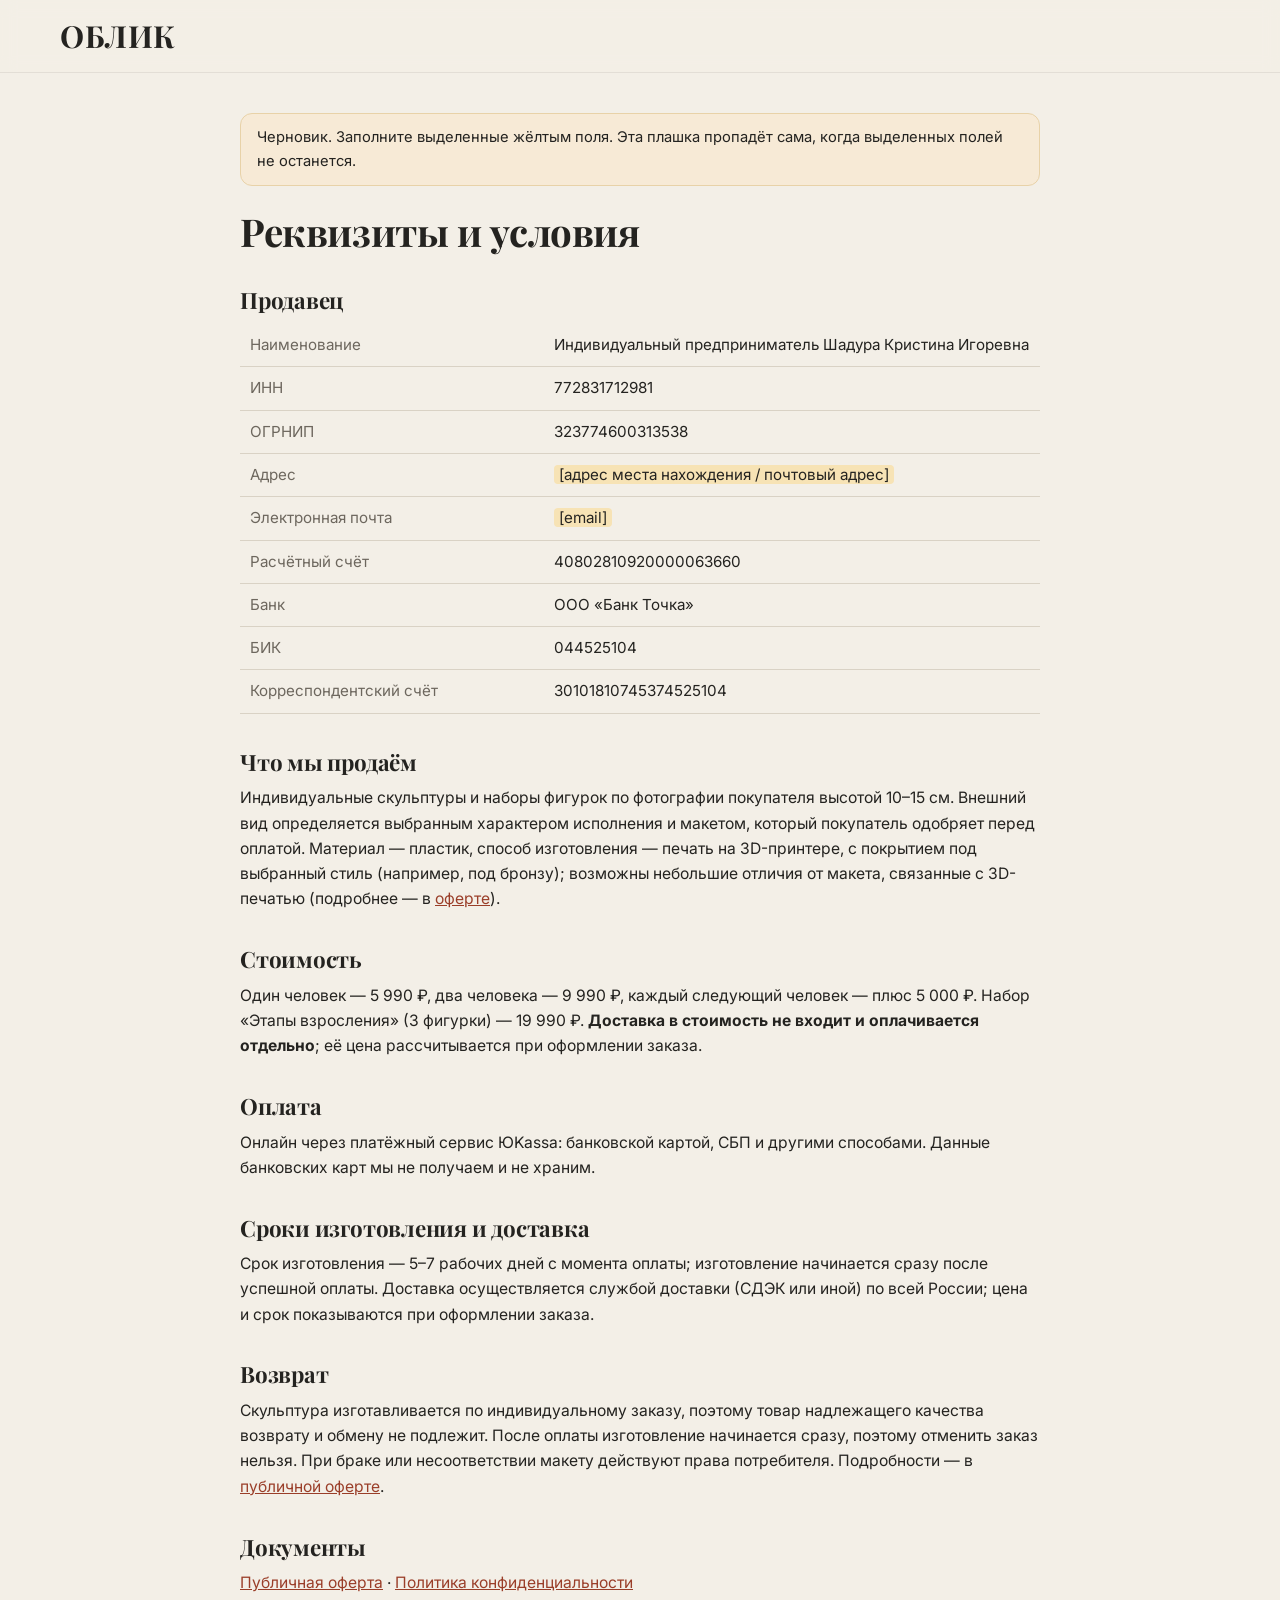
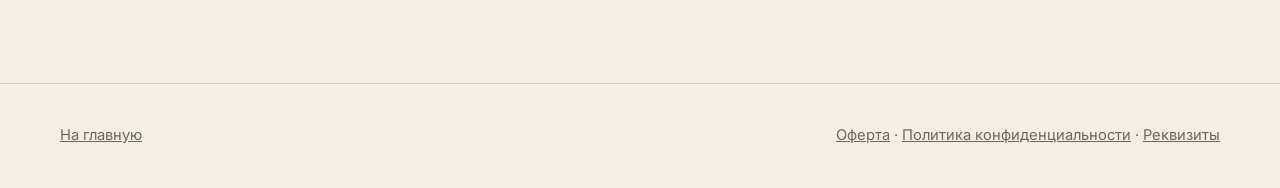
<file: templates/legal.html>
<!doctype html>
<html lang="ru">
<head>
<meta charset="utf-8">
<meta name="viewport" content="width=device-width, initial-scale=1">
<title>Реквизиты и условия — Облик</title>
<link href="https://fonts.googleapis.com/css2?family=Inter:wght@400;500;600&family=Playfair+Display:wght@700&display=swap&subset=cyrillic" rel="stylesheet">
<link rel="stylesheet" href="/static/css/style.css">
</head>
<body>
<header class="header"><div class="wrap"><a class="logo" href="/">Облик</a></div></header>
<main class="wrap legal doc">
  <!--DRAFT--><div class="notice draft-banner">Черновик. Заполните выделенные жёлтым поля. Эта плашка пропадёт сама, когда выделенных полей не останется.</div><!--/DRAFT-->

  <h1>Реквизиты и условия</h1>

  <h2>Продавец</h2>
  <table class="req">
    <tr><td>Наименование</td><td>Индивидуальный предприниматель Шадура Кристина Игоревна</td></tr>
    <tr><td>ИНН</td><td>772831712981</td></tr>
    <tr><td>ОГРНИП</td><td>323774600313538</td></tr>
    <tr><td>Адрес</td><td><mark class="todo">[адрес места нахождения / почтовый адрес]</mark></td></tr>
    <tr><td>Электронная почта</td><td><mark class="todo">[email]</mark></td></tr>
    <tr><td>Расчётный счёт</td><td>40802810920000063660</td></tr>
    <tr><td>Банк</td><td>ООО «Банк Точка»</td></tr>
    <tr><td>БИК</td><td>044525104</td></tr>
    <tr><td>Корреспондентский счёт</td><td>30101810745374525104</td></tr>
  </table>

  <h2>Что мы продаём</h2>
  <p>Индивидуальные скульптуры и наборы фигурок по фотографии покупателя высотой 10–15 см. Внешний вид определяется выбранным характером исполнения и макетом, который покупатель одобряет перед оплатой. Материал — пластик, способ изготовления — печать на 3D-принтере, с покрытием под выбранный стиль (например, под бронзу); возможны небольшие отличия от макета, связанные с 3D-печатью (подробнее — в <a href="/offer">оферте</a>).</p>

  <h2>Стоимость</h2>
  <p>Один человек — 5 990 ₽, два человека — 9 990 ₽, каждый следующий человек — плюс 5 000 ₽. Набор «Этапы взросления» (3 фигурки) — 19 990 ₽. <b>Доставка в стоимость не входит и оплачивается отдельно</b>; её цена рассчитывается при оформлении заказа.</p>

  <h2>Оплата</h2>
  <p>Онлайн через платёжный сервис ЮKassa: банковской картой, СБП и другими способами. Данные банковских карт мы не получаем и не храним.</p>

  <h2>Сроки изготовления и доставка</h2>
  <p>Срок изготовления — 5–7 рабочих дней с момента оплаты; изготовление начинается сразу после успешной оплаты. Доставка осуществляется службой доставки (СДЭК или иной) по всей России; цена и срок показываются при оформлении заказа.</p>

  <h2>Возврат</h2>
  <p>Скульптура изготавливается по индивидуальному заказу, поэтому товар надлежащего качества возврату и обмену не подлежит. После оплаты изготовление начинается сразу, поэтому отменить заказ нельзя. При браке или несоответствии макету действуют права потребителя. Подробности — в <a href="/offer">публичной оферте</a>.</p>

  <h2>Документы</h2>
  <p><a href="/offer">Публичная оферта</a> · <a href="/privacy">Политика конфиденциальности</a></p>
</main>
<footer class="footer"><div class="wrap"><div><a href="/">На главную</a></div><div><a href="/offer">Оферта</a> · <a href="/privacy">Политика конфиденциальности</a> · <a href="/legal">Реквизиты</a></div></div></footer>
</body>
</html>
</file>
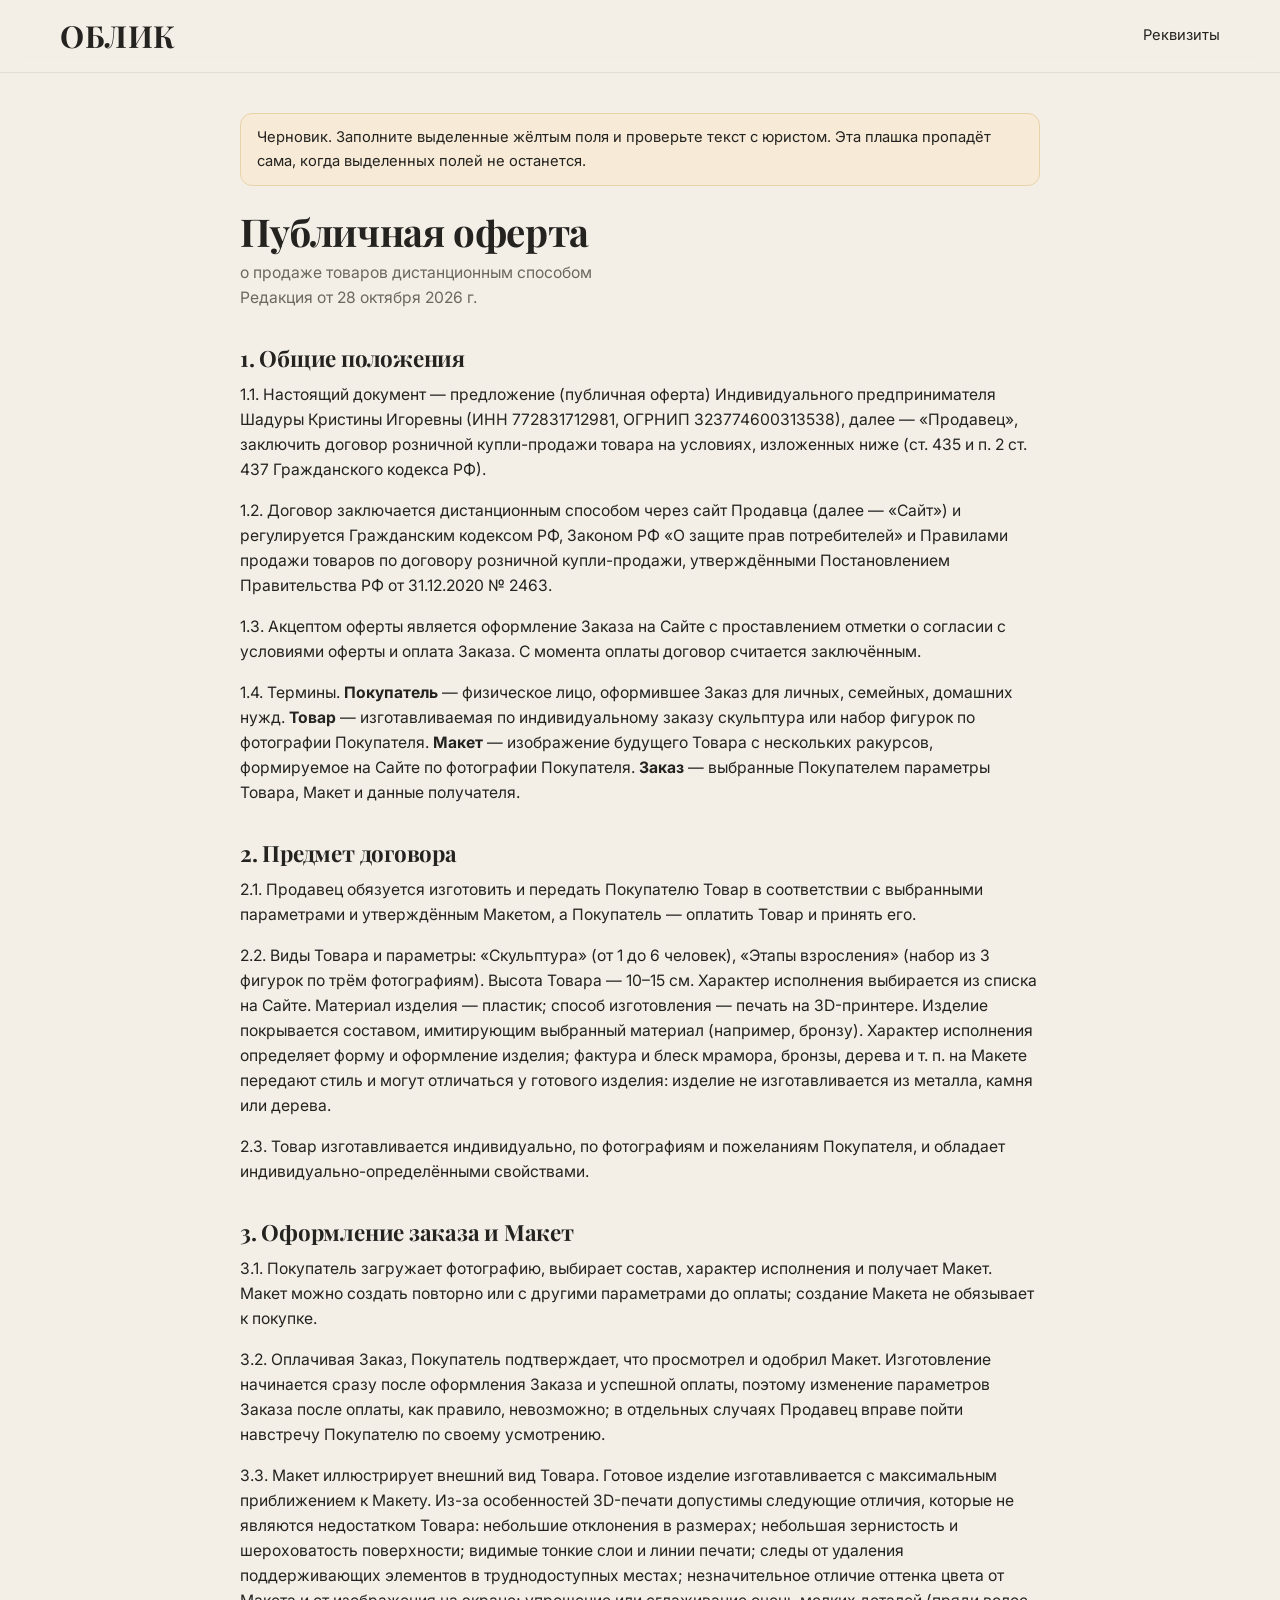
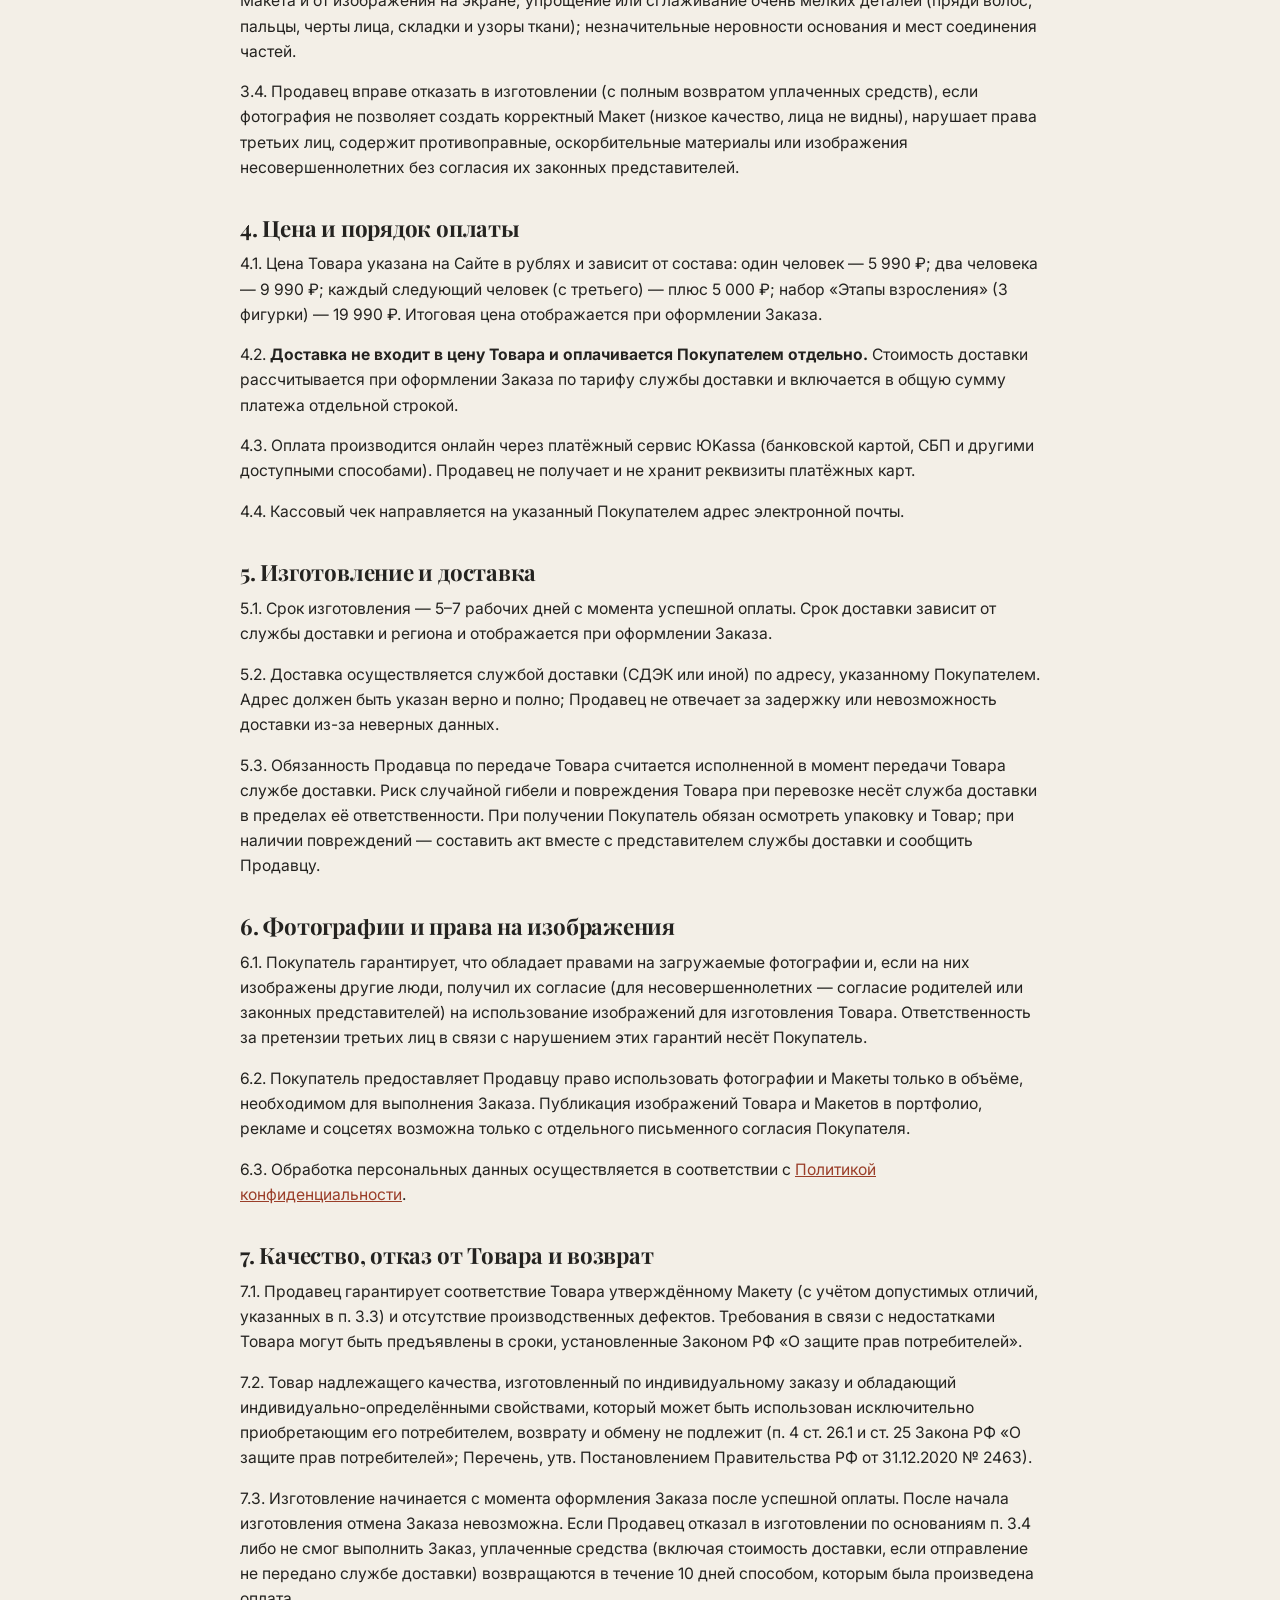
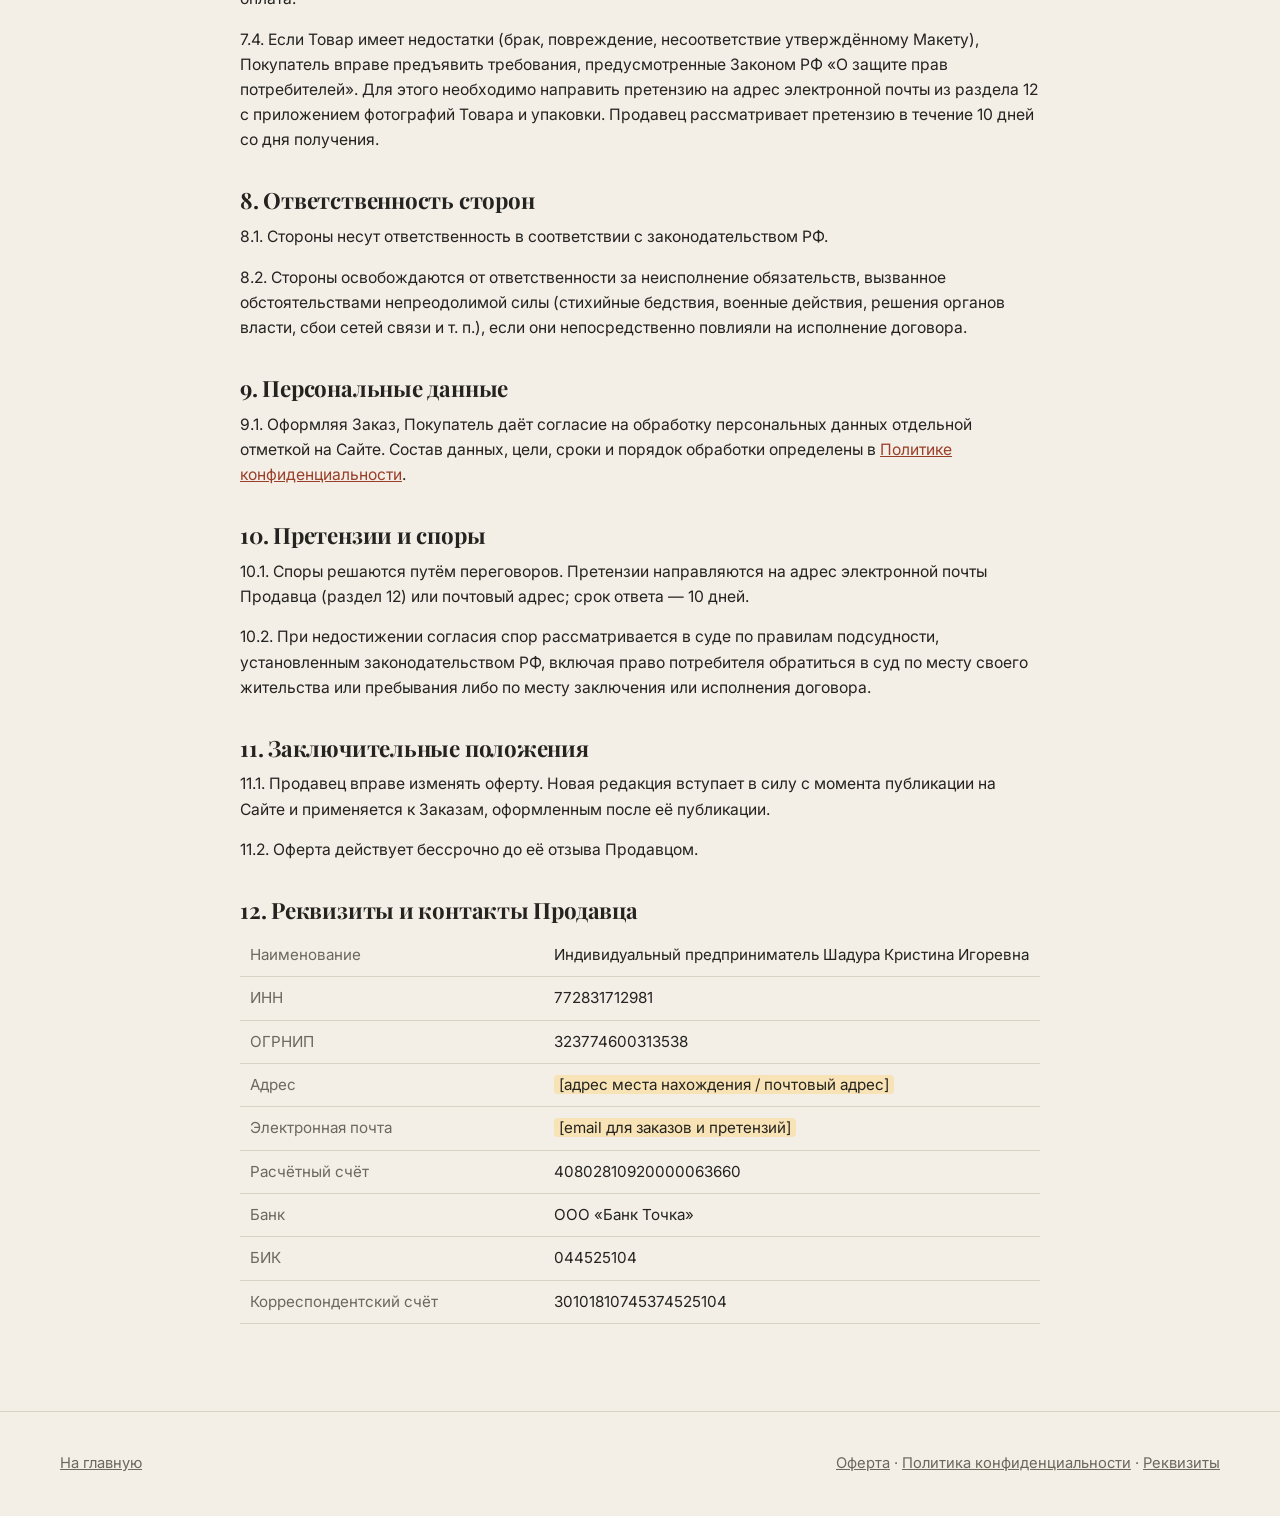
<file: templates/offer.html>
<!doctype html>
<html lang="ru">
<head>
<meta charset="utf-8">
<meta name="viewport" content="width=device-width, initial-scale=1">
<title>Публичная оферта — Облик</title>
<link href="https://fonts.googleapis.com/css2?family=Inter:wght@400;500;600&family=Playfair+Display:wght@700&display=swap&subset=cyrillic" rel="stylesheet">
<link rel="stylesheet" href="/static/css/style.css">
</head>
<body>
<header class="header"><div class="wrap"><a class="logo" href="/">Облик</a><nav class="nav" style="display:flex"><a href="/legal">Реквизиты</a></nav></div></header>
<main class="wrap legal doc">
  <!--DRAFT--><div class="notice draft-banner">Черновик. Заполните выделенные жёлтым поля и проверьте текст с юристом. Эта плашка пропадёт сама, когда выделенных полей не останется.</div><!--/DRAFT-->

  <h1>Публичная оферта</h1>
  <p class="muted">о продаже товаров дистанционным способом<br>Редакция от 28 октября 2026 г.</p>

  <h2>1. Общие положения</h2>
  <p>1.1. Настоящий документ — предложение (публичная оферта) Индивидуального предпринимателя Шадуры Кристины Игоревны (ИНН 772831712981, ОГРНИП 323774600313538), далее — «Продавец», заключить договор розничной купли-продажи товара на условиях, изложенных ниже (ст. 435 и п. 2 ст. 437 Гражданского кодекса РФ).</p>
  <p>1.2. Договор заключается дистанционным способом через сайт Продавца (далее — «Сайт») и регулируется Гражданским кодексом РФ, Законом РФ «О защите прав потребителей» и Правилами продажи товаров по договору розничной купли-продажи, утверждёнными Постановлением Правительства РФ от 31.12.2020 № 2463.</p>
  <p>1.3. Акцептом оферты является оформление Заказа на Сайте с проставлением отметки о согласии с условиями оферты и оплата Заказа. С момента оплаты договор считается заключённым.</p>
  <p>1.4. Термины. <b>Покупатель</b> — физическое лицо, оформившее Заказ для личных, семейных, домашних нужд. <b>Товар</b> — изготавливаемая по индивидуальному заказу скульптура или набор фигурок по фотографии Покупателя. <b>Макет</b> — изображение будущего Товара с нескольких ракурсов, формируемое на Сайте по фотографии Покупателя. <b>Заказ</b> — выбранные Покупателем параметры Товара, Макет и данные получателя.</p>

  <h2>2. Предмет договора</h2>
  <p>2.1. Продавец обязуется изготовить и передать Покупателю Товар в соответствии с выбранными параметрами и утверждённым Макетом, а Покупатель — оплатить Товар и принять его.</p>
  <p>2.2. Виды Товара и параметры: «Скульптура» (от 1 до 6 человек), «Этапы взросления» (набор из 3 фигурок по трём фотографиям). Высота Товара — 10–15 см. Характер исполнения выбирается из списка на Сайте. Материал изделия — пластик; способ изготовления — печать на 3D-принтере. Изделие покрывается составом, имитирующим выбранный материал (например, бронзу). Характер исполнения определяет форму и оформление изделия; фактура и блеск мрамора, бронзы, дерева и т. п. на Макете передают стиль и могут отличаться у готового изделия: изделие не изготавливается из металла, камня или дерева.</p>
  <p>2.3. Товар изготавливается индивидуально, по фотографиям и пожеланиям Покупателя, и обладает индивидуально-определёнными свойствами.</p>

  <h2>3. Оформление заказа и Макет</h2>
  <p>3.1. Покупатель загружает фотографию, выбирает состав, характер исполнения и получает Макет. Макет можно создать повторно или с другими параметрами до оплаты; создание Макета не обязывает к покупке.</p>
  <p>3.2. Оплачивая Заказ, Покупатель подтверждает, что просмотрел и одобрил Макет. Изготовление начинается сразу после оформления Заказа и успешной оплаты, поэтому изменение параметров Заказа после оплаты, как правило, невозможно; в отдельных случаях Продавец вправе пойти навстречу Покупателю по своему усмотрению.</p>
  <p>3.3. Макет иллюстрирует внешний вид Товара. Готовое изделие изготавливается с максимальным приближением к Макету. Из-за особенностей 3D-печати допустимы следующие отличия, которые не являются недостатком Товара: небольшие отклонения в размерах; небольшая зернистость и шероховатость поверхности; видимые тонкие слои и линии печати; следы от удаления поддерживающих элементов в труднодоступных местах; незначительное отличие оттенка цвета от Макета и от изображения на экране; упрощение или сглаживание очень мелких деталей (пряди волос, пальцы, черты лица, складки и узоры ткани); незначительные неровности основания и мест соединения частей.</p>
  <p>3.4. Продавец вправе отказать в изготовлении (с полным возвратом уплаченных средств), если фотография не позволяет создать корректный Макет (низкое качество, лица не видны), нарушает права третьих лиц, содержит противоправные, оскорбительные материалы или изображения несовершеннолетних без согласия их законных представителей.</p>

  <h2>4. Цена и порядок оплаты</h2>
  <p>4.1. Цена Товара указана на Сайте в рублях и зависит от состава: один человек — 5 990 ₽; два человека — 9 990 ₽; каждый следующий человек (с третьего) — плюс 5 000 ₽; набор «Этапы взросления» (3 фигурки) — 19 990 ₽. Итоговая цена отображается при оформлении Заказа.</p>
  <p>4.2. <b>Доставка не входит в цену Товара и оплачивается Покупателем отдельно.</b> Стоимость доставки рассчитывается при оформлении Заказа по тарифу службы доставки и включается в общую сумму платежа отдельной строкой.</p>
  <p>4.3. Оплата производится онлайн через платёжный сервис ЮKassa (банковской картой, СБП и другими доступными способами). Продавец не получает и не хранит реквизиты платёжных карт.</p>
  <p>4.4. Кассовый чек направляется на указанный Покупателем адрес электронной почты.</p>

  <h2>5. Изготовление и доставка</h2>
  <p>5.1. Срок изготовления — 5–7 рабочих дней с момента успешной оплаты. Срок доставки зависит от службы доставки и региона и отображается при оформлении Заказа.</p>
  <p>5.2. Доставка осуществляется службой доставки (СДЭК или иной) по адресу, указанному Покупателем. Адрес должен быть указан верно и полно; Продавец не отвечает за задержку или невозможность доставки из-за неверных данных.</p>
  <p>5.3. Обязанность Продавца по передаче Товара считается исполненной в момент передачи Товара службе доставки. Риск случайной гибели и повреждения Товара при перевозке несёт служба доставки в пределах её ответственности. При получении Покупатель обязан осмотреть упаковку и Товар; при наличии повреждений — составить акт вместе с представителем службы доставки и сообщить Продавцу.</p>

  <h2>6. Фотографии и права на изображения</h2>
  <p>6.1. Покупатель гарантирует, что обладает правами на загружаемые фотографии и, если на них изображены другие люди, получил их согласие (для несовершеннолетних — согласие родителей или законных представителей) на использование изображений для изготовления Товара. Ответственность за претензии третьих лиц в связи с нарушением этих гарантий несёт Покупатель.</p>
  <p>6.2. Покупатель предоставляет Продавцу право использовать фотографии и Макеты только в объёме, необходимом для выполнения Заказа. Публикация изображений Товара и Макетов в портфолио, рекламе и соцсетях возможна только с отдельного письменного согласия Покупателя.</p>
  <p>6.3. Обработка персональных данных осуществляется в соответствии с <a href="/privacy">Политикой конфиденциальности</a>.</p>

  <h2>7. Качество, отказ от Товара и возврат</h2>
  <p>7.1. Продавец гарантирует соответствие Товара утверждённому Макету (с учётом допустимых отличий, указанных в п. 3.3) и отсутствие производственных дефектов. Требования в связи с недостатками Товара могут быть предъявлены в сроки, установленные Законом РФ «О защите прав потребителей».</p>
  <p>7.2. Товар надлежащего качества, изготовленный по индивидуальному заказу и обладающий индивидуально-определёнными свойствами, который может быть использован исключительно приобретающим его потребителем, возврату и обмену не подлежит (п. 4 ст. 26.1 и ст. 25 Закона РФ «О защите прав потребителей»; Перечень, утв. Постановлением Правительства РФ от 31.12.2020 № 2463).</p>
  <p>7.3. Изготовление начинается с момента оформления Заказа после успешной оплаты. После начала изготовления отмена Заказа невозможна. Если Продавец отказал в изготовлении по основаниям п. 3.4 либо не смог выполнить Заказ, уплаченные средства (включая стоимость доставки, если отправление не передано службе доставки) возвращаются в течение 10 дней способом, которым была произведена оплата.</p>
  <p>7.4. Если Товар имеет недостатки (брак, повреждение, несоответствие утверждённому Макету), Покупатель вправе предъявить требования, предусмотренные Законом РФ «О защите прав потребителей». Для этого необходимо направить претензию на адрес электронной почты из раздела 12 с приложением фотографий Товара и упаковки. Продавец рассматривает претензию в течение 10 дней со дня получения.</p>

  <h2>8. Ответственность сторон</h2>
  <p>8.1. Стороны несут ответственность в соответствии с законодательством РФ.</p>
  <p>8.2. Стороны освобождаются от ответственности за неисполнение обязательств, вызванное обстоятельствами непреодолимой силы (стихийные бедствия, военные действия, решения органов власти, сбои сетей связи и т. п.), если они непосредственно повлияли на исполнение договора.</p>

  <h2>9. Персональные данные</h2>
  <p>9.1. Оформляя Заказ, Покупатель даёт согласие на обработку персональных данных отдельной отметкой на Сайте. Состав данных, цели, сроки и порядок обработки определены в <a href="/privacy">Политике конфиденциальности</a>.</p>

  <h2>10. Претензии и споры</h2>
  <p>10.1. Споры решаются путём переговоров. Претензии направляются на адрес электронной почты Продавца (раздел 12) или почтовый адрес; срок ответа — 10 дней.</p>
  <p>10.2. При недостижении согласия спор рассматривается в суде по правилам подсудности, установленным законодательством РФ, включая право потребителя обратиться в суд по месту своего жительства или пребывания либо по месту заключения или исполнения договора.</p>

  <h2>11. Заключительные положения</h2>
  <p>11.1. Продавец вправе изменять оферту. Новая редакция вступает в силу с момента публикации на Сайте и применяется к Заказам, оформленным после её публикации.</p>
  <p>11.2. Оферта действует бессрочно до её отзыва Продавцом.</p>

  <h2>12. Реквизиты и контакты Продавца</h2>
  <table class="req">
    <tr><td>Наименование</td><td>Индивидуальный предприниматель Шадура Кристина Игоревна</td></tr>
    <tr><td>ИНН</td><td>772831712981</td></tr>
    <tr><td>ОГРНИП</td><td>323774600313538</td></tr>
    <tr><td>Адрес</td><td><mark class="todo">[адрес места нахождения / почтовый адрес]</mark></td></tr>
    <tr><td>Электронная почта</td><td><mark class="todo">[email для заказов и претензий]</mark></td></tr>
    <tr><td>Расчётный счёт</td><td>40802810920000063660</td></tr>
    <tr><td>Банк</td><td>ООО «Банк Точка»</td></tr>
    <tr><td>БИК</td><td>044525104</td></tr>
    <tr><td>Корреспондентский счёт</td><td>30101810745374525104</td></tr>
  </table>
</main>
<footer class="footer"><div class="wrap"><div><a href="/">На главную</a></div><div><a href="/offer">Оферта</a> · <a href="/privacy">Политика конфиденциальности</a> · <a href="/legal">Реквизиты</a></div></div></footer>
</body>
</html>
</file>
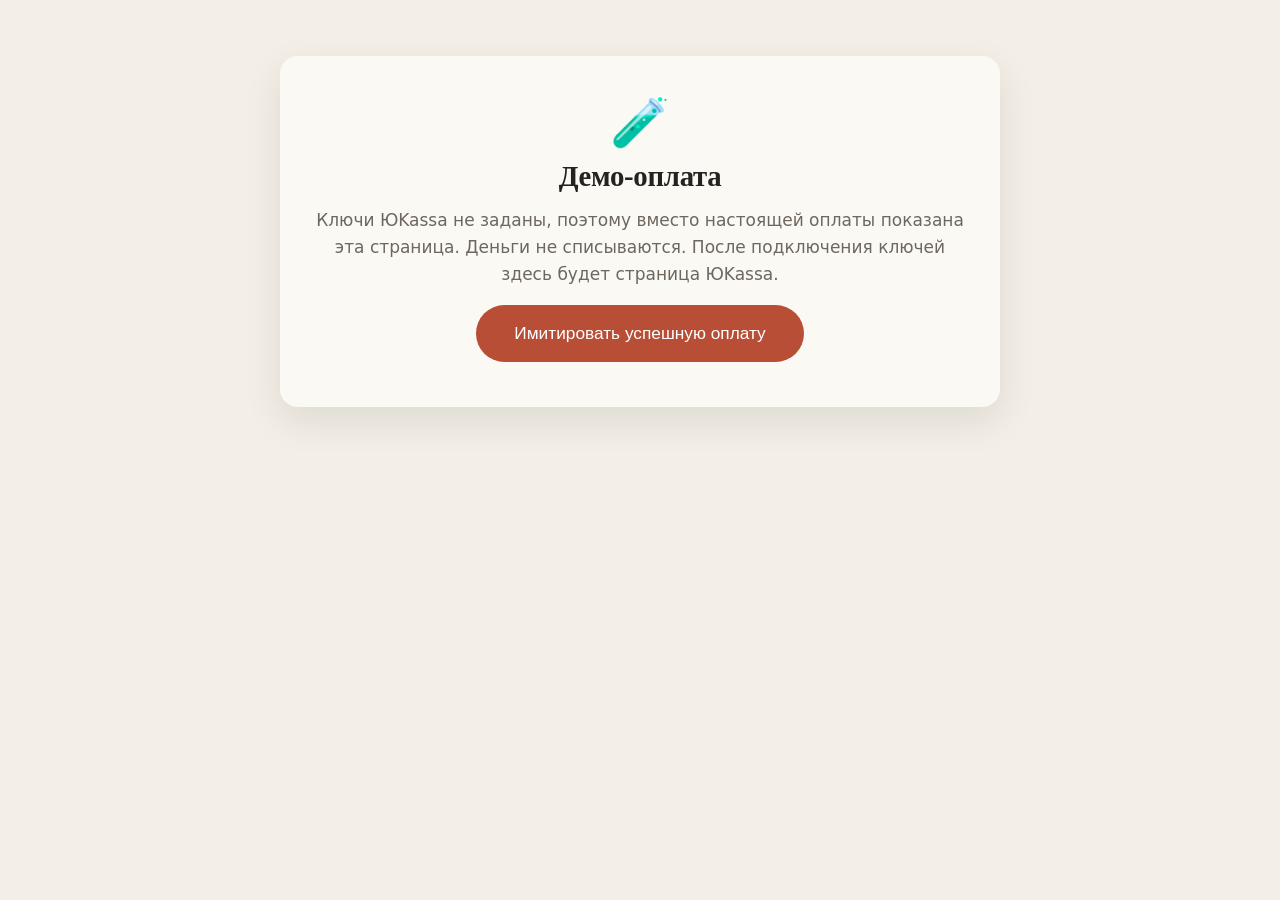
<file: templates/pay_demo.html>
<!doctype html>
<html lang="ru">
<head>
<meta charset="utf-8">
<meta name="viewport" content="width=device-width, initial-scale=1">
<title>Демо-оплата — Облик</title>
<link rel="stylesheet" href="/static/css/style.css">
</head>
<body>
<main class="wrap">
  <div class="panel status-card">
    <div class="status-ico">🧪</div>
    <h1 style="font-size:1.8rem">Демо-оплата</h1>
    <p class="muted">Ключи ЮKassa не заданы, поэтому вместо настоящей оплаты показана эта страница. Деньги не списываются. После подключения ключей здесь будет страница ЮKassa.</p>
    <p><button class="btn big" id="ok">Имитировать успешную оплату</button></p>
  </div>
</main>
<script>
const id = location.pathname.split('/').pop();
document.getElementById('ok').onclick = async () => {
  await fetch('/api/pay-demo/' + id, { method: 'POST' });
  location.href = '/order/' + id;
};
</script>
</body>
</html>
</file>
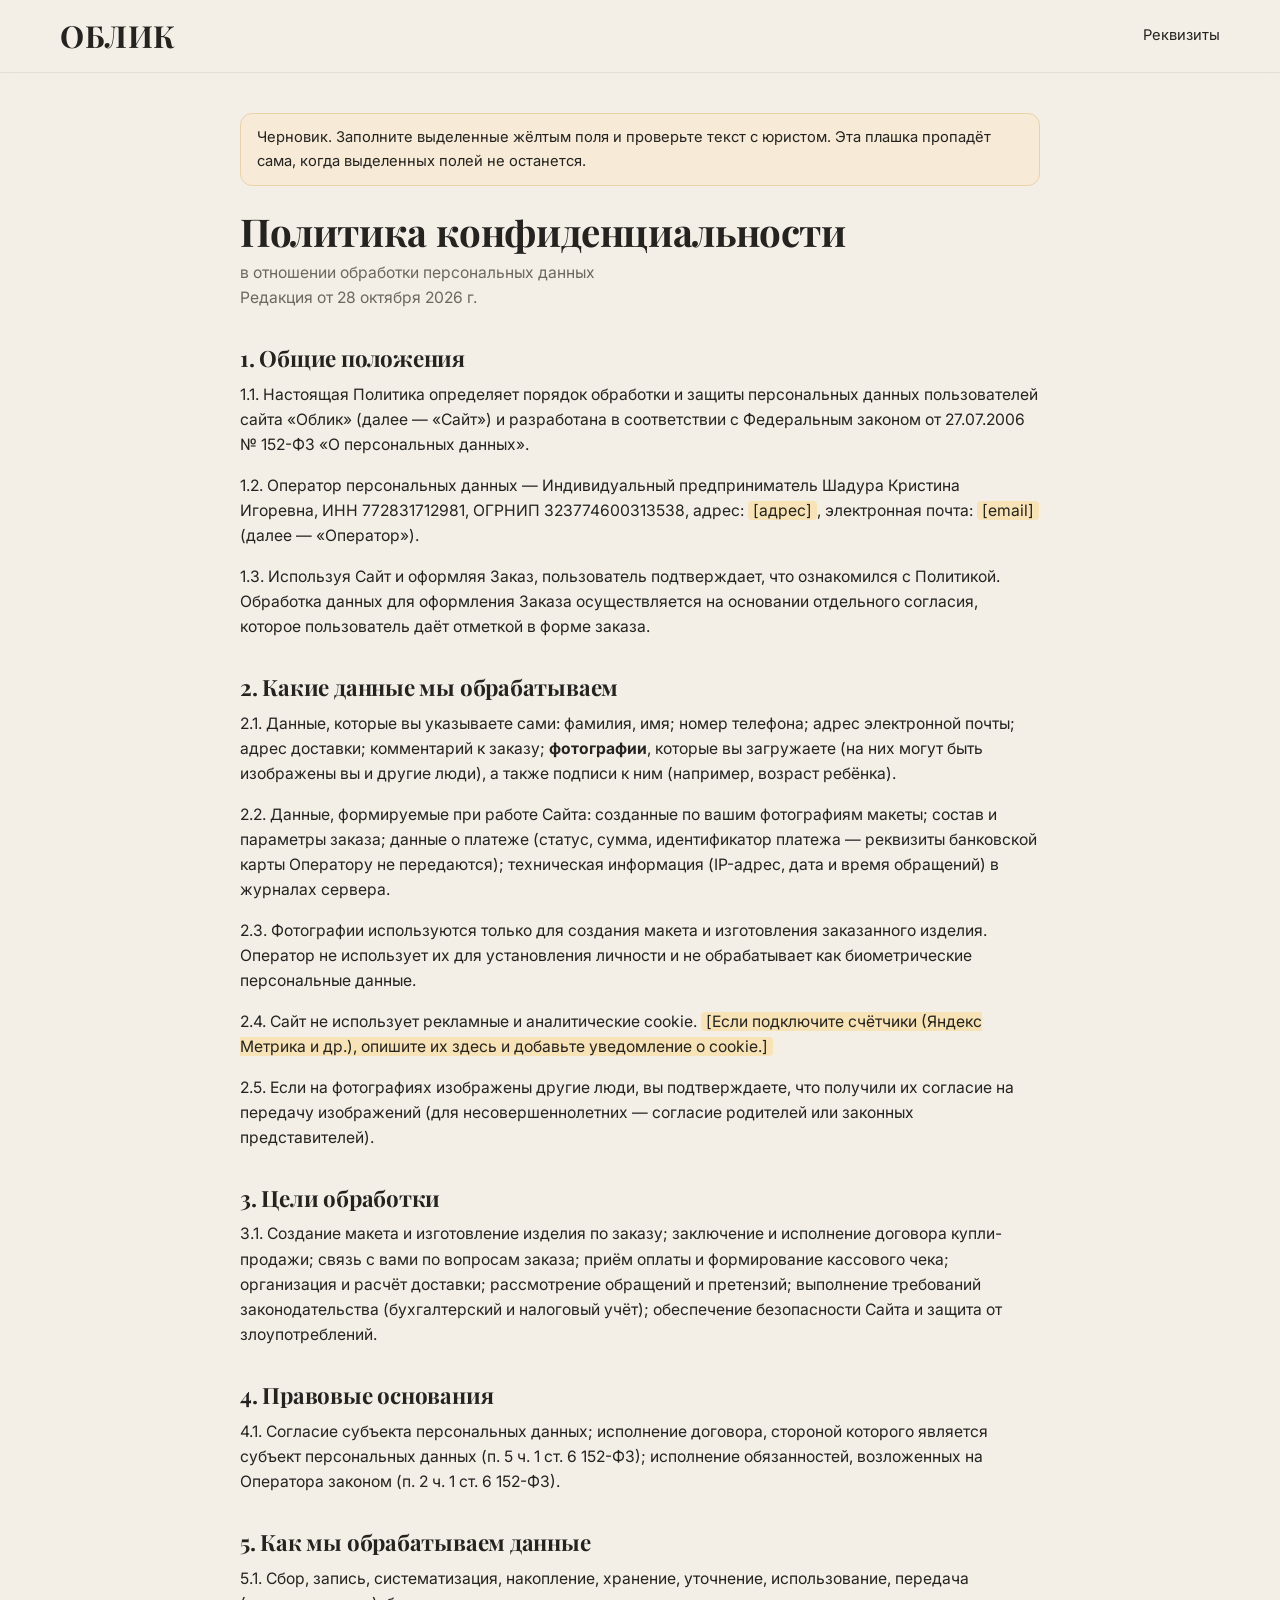
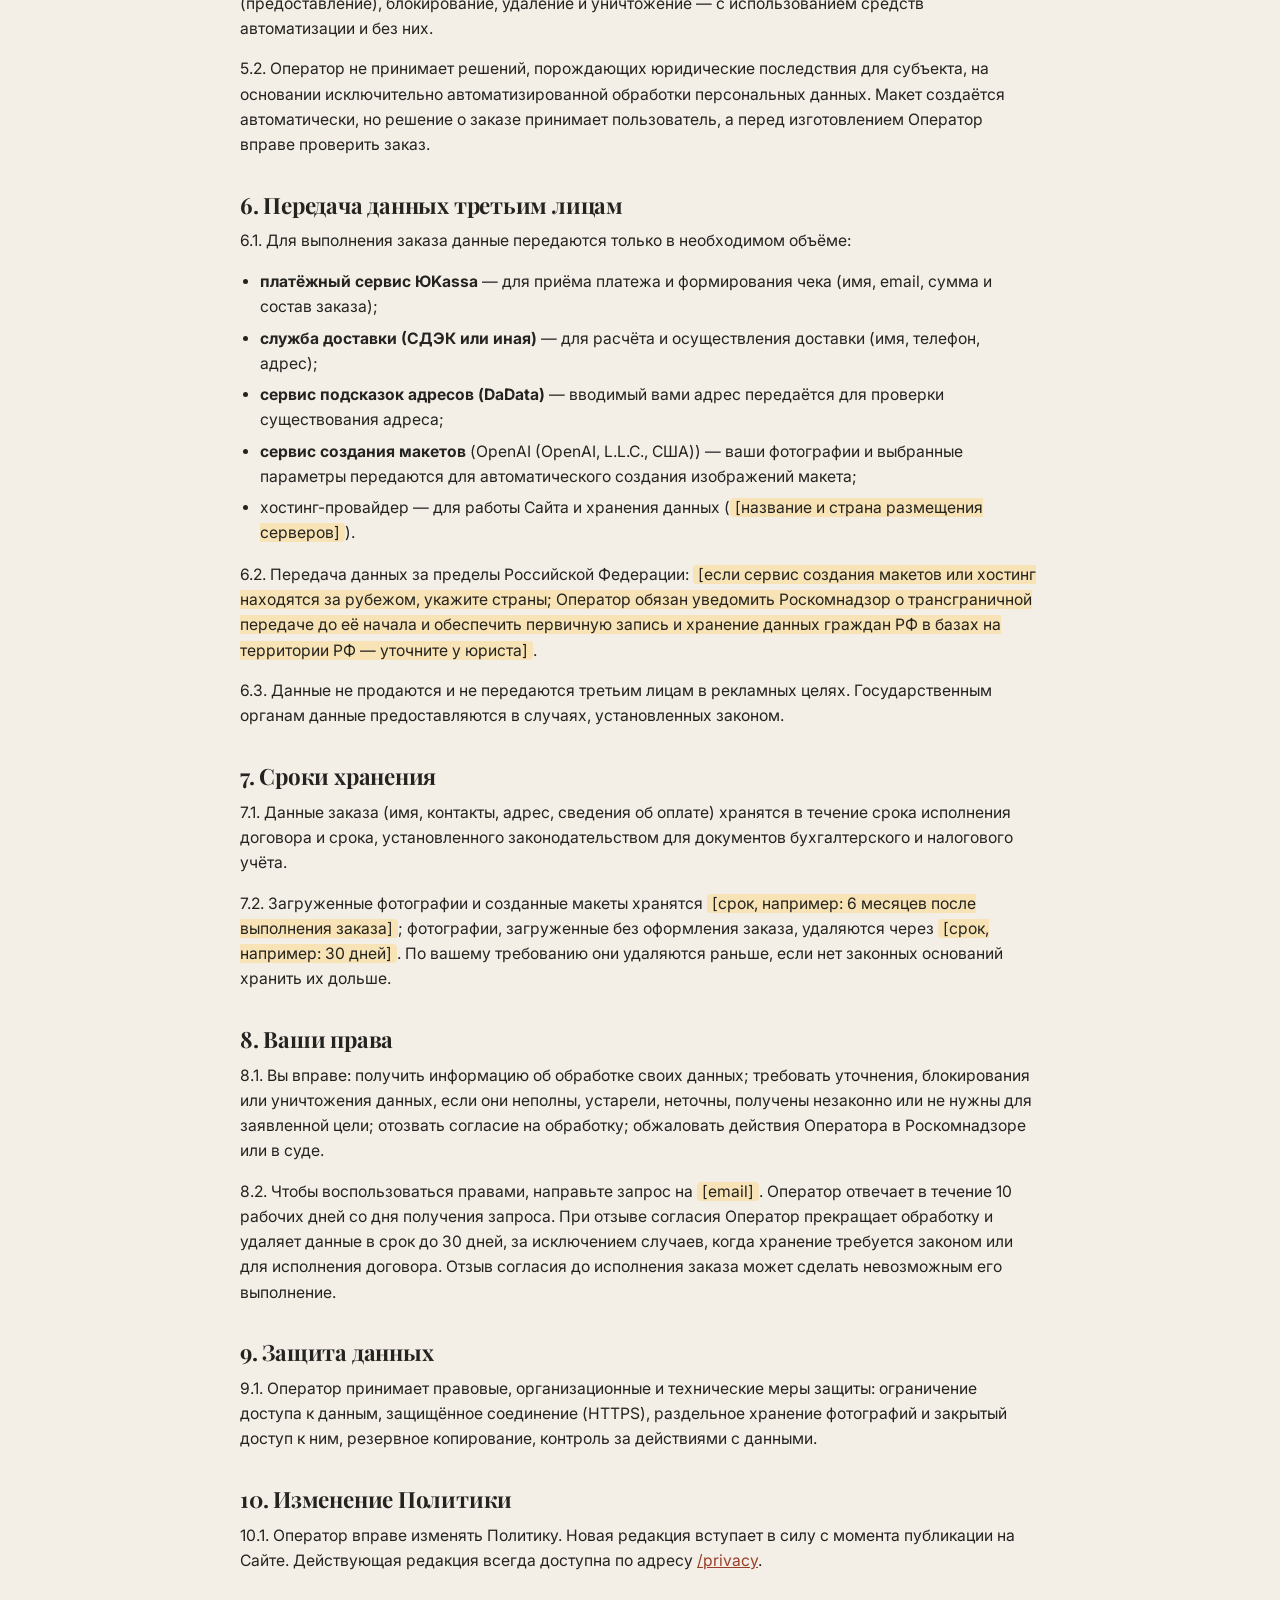
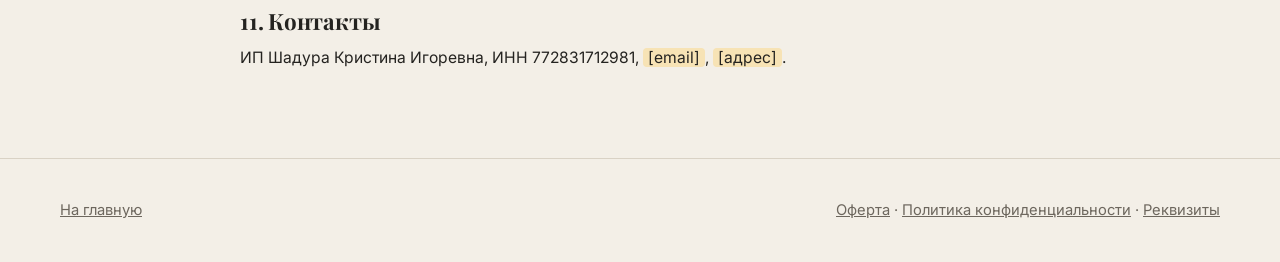
<file: templates/privacy.html>
<!doctype html>
<html lang="ru">
<head>
<meta charset="utf-8">
<meta name="viewport" content="width=device-width, initial-scale=1">
<title>Политика конфиденциальности — Облик</title>
<link href="https://fonts.googleapis.com/css2?family=Inter:wght@400;500;600&family=Playfair+Display:wght@700&display=swap&subset=cyrillic" rel="stylesheet">
<link rel="stylesheet" href="/static/css/style.css">
</head>
<body>
<header class="header"><div class="wrap"><a class="logo" href="/">Облик</a><nav class="nav" style="display:flex"><a href="/legal">Реквизиты</a></nav></div></header>
<main class="wrap legal doc">
  <!--DRAFT--><div class="notice draft-banner">Черновик. Заполните выделенные жёлтым поля и проверьте текст с юристом. Эта плашка пропадёт сама, когда выделенных полей не останется.</div><!--/DRAFT-->

  <h1>Политика конфиденциальности</h1>
  <p class="muted">в отношении обработки персональных данных<br>Редакция от 28 октября 2026 г.</p>

  <h2>1. Общие положения</h2>
  <p>1.1. Настоящая Политика определяет порядок обработки и защиты персональных данных пользователей сайта «Облик» (далее — «Сайт») и разработана в соответствии с Федеральным законом от 27.07.2006 № 152-ФЗ «О персональных данных».</p>
  <p>1.2. Оператор персональных данных — Индивидуальный предприниматель Шадура Кристина Игоревна, ИНН 772831712981, ОГРНИП 323774600313538, адрес: <mark class="todo">[адрес]</mark>, электронная почта: <mark class="todo">[email]</mark> (далее — «Оператор»).</p>
  <p>1.3. Используя Сайт и оформляя Заказ, пользователь подтверждает, что ознакомился с Политикой. Обработка данных для оформления Заказа осуществляется на основании отдельного согласия, которое пользователь даёт отметкой в форме заказа.</p>

  <h2>2. Какие данные мы обрабатываем</h2>
  <p>2.1. Данные, которые вы указываете сами: фамилия, имя; номер телефона; адрес электронной почты; адрес доставки; комментарий к заказу; <b>фотографии</b>, которые вы загружаете (на них могут быть изображены вы и другие люди), а также подписи к ним (например, возраст ребёнка).</p>
  <p>2.2. Данные, формируемые при работе Сайта: созданные по вашим фотографиям макеты; состав и параметры заказа; данные о платеже (статус, сумма, идентификатор платежа — реквизиты банковской карты Оператору не передаются); техническая информация (IP-адрес, дата и время обращений) в журналах сервера.</p>
  <p>2.3. Фотографии используются только для создания макета и изготовления заказанного изделия. Оператор не использует их для установления личности и не обрабатывает как биометрические персональные данные.</p>
  <p>2.4. Сайт не использует рекламные и аналитические cookie. <mark class="todo">[Если подключите счётчики (Яндекс Метрика и др.), опишите их здесь и добавьте уведомление о cookie.]</mark></p>
  <p>2.5. Если на фотографиях изображены другие люди, вы подтверждаете, что получили их согласие на передачу изображений (для несовершеннолетних — согласие родителей или законных представителей).</p>

  <h2>3. Цели обработки</h2>
  <p>3.1. Создание макета и изготовление изделия по заказу; заключение и исполнение договора купли-продажи; связь с вами по вопросам заказа; приём оплаты и формирование кассового чека; организация и расчёт доставки; рассмотрение обращений и претензий; выполнение требований законодательства (бухгалтерский и налоговый учёт); обеспечение безопасности Сайта и защита от злоупотреблений.</p>

  <h2>4. Правовые основания</h2>
  <p>4.1. Согласие субъекта персональных данных; исполнение договора, стороной которого является субъект персональных данных (п. 5 ч. 1 ст. 6 152-ФЗ); исполнение обязанностей, возложенных на Оператора законом (п. 2 ч. 1 ст. 6 152-ФЗ).</p>

  <h2>5. Как мы обрабатываем данные</h2>
  <p>5.1. Сбор, запись, систематизация, накопление, хранение, уточнение, использование, передача (предоставление), блокирование, удаление и уничтожение — с использованием средств автоматизации и без них.</p>
  <p>5.2. Оператор не принимает решений, порождающих юридические последствия для субъекта, на основании исключительно автоматизированной обработки персональных данных. Макет создаётся автоматически, но решение о заказе принимает пользователь, а перед изготовлением Оператор вправе проверить заказ.</p>

  <h2>6. Передача данных третьим лицам</h2>
  <p>6.1. Для выполнения заказа данные передаются только в необходимом объёме:</p>
  <ul>
    <li><b>платёжный сервис ЮKassa</b> — для приёма платежа и формирования чека (имя, email, сумма и состав заказа);</li>
    <li><b>служба доставки (СДЭК или иная)</b> — для расчёта и осуществления доставки (имя, телефон, адрес);</li>
    <li><b>сервис подсказок адресов (DaData)</b> — вводимый вами адрес передаётся для проверки существования адреса;</li>
    <li><b>сервис создания макетов</b> (OpenAI (OpenAI, L.L.C., США)) — ваши фотографии и выбранные параметры передаются для автоматического создания изображений макета;</li>
    <li>хостинг-провайдер — для работы Сайта и хранения данных (<mark class="todo">[название и страна размещения серверов]</mark>).</li>
  </ul>
  <p>6.2. Передача данных за пределы Российской Федерации: <mark class="todo">[если сервис создания макетов или хостинг находятся за рубежом, укажите страны; Оператор обязан уведомить Роскомнадзор о трансграничной передаче до её начала и обеспечить первичную запись и хранение данных граждан РФ в базах на территории РФ — уточните у юриста]</mark>.</p>
  <p>6.3. Данные не продаются и не передаются третьим лицам в рекламных целях. Государственным органам данные предоставляются в случаях, установленных законом.</p>

  <h2>7. Сроки хранения</h2>
  <p>7.1. Данные заказа (имя, контакты, адрес, сведения об оплате) хранятся в течение срока исполнения договора и срока, установленного законодательством для документов бухгалтерского и налогового учёта.</p>
  <p>7.2. Загруженные фотографии и созданные макеты хранятся <mark class="todo">[срок, например: 6 месяцев после выполнения заказа]</mark>; фотографии, загруженные без оформления заказа, удаляются через <mark class="todo">[срок, например: 30 дней]</mark>. По вашему требованию они удаляются раньше, если нет законных оснований хранить их дольше.</p>

  <h2>8. Ваши права</h2>
  <p>8.1. Вы вправе: получить информацию об обработке своих данных; требовать уточнения, блокирования или уничтожения данных, если они неполны, устарели, неточны, получены незаконно или не нужны для заявленной цели; отозвать согласие на обработку; обжаловать действия Оператора в Роскомнадзоре или в суде.</p>
  <p>8.2. Чтобы воспользоваться правами, направьте запрос на <mark class="todo">[email]</mark>. Оператор отвечает в течение 10 рабочих дней со дня получения запроса. При отзыве согласия Оператор прекращает обработку и удаляет данные в срок до 30 дней, за исключением случаев, когда хранение требуется законом или для исполнения договора. Отзыв согласия до исполнения заказа может сделать невозможным его выполнение.</p>

  <h2>9. Защита данных</h2>
  <p>9.1. Оператор принимает правовые, организационные и технические меры защиты: ограничение доступа к данным, защищённое соединение (HTTPS), раздельное хранение фотографий и закрытый доступ к ним, резервное копирование, контроль за действиями с данными.</p>

  <h2>10. Изменение Политики</h2>
  <p>10.1. Оператор вправе изменять Политику. Новая редакция вступает в силу с момента публикации на Сайте. Действующая редакция всегда доступна по адресу <a href="/privacy">/privacy</a>.</p>

  <h2>11. Контакты</h2>
  <p>ИП Шадура Кристина Игоревна, ИНН 772831712981, <mark class="todo">[email]</mark>, <mark class="todo">[адрес]</mark>.</p>
</main>
<footer class="footer"><div class="wrap"><div><a href="/">На главную</a></div><div><a href="/offer">Оферта</a> · <a href="/privacy">Политика конфиденциальности</a> · <a href="/legal">Реквизиты</a></div></div></footer>
</body>
</html>
</file>
<file: static/css/style.css>
/* Облик — палитра и шрифты из мудборда: Фарфор / Графит / Терракота / Камень, Playfair Display + Inter */
:root {
  --bg: #f3efe7;
  --bg-2: #e9e3d8;
  --card: #fbf9f4;
  --ink: #242320;
  --muted: #6d675e;
  --line: #d9d2c5;
  --stone: #c8c1b5;
  --accent: #b84e35;
  --accent-d: #9a3e29;
  --ok: #4c7a5a;
  --err: #b4412f;
  --r: 18px;
  --shadow: 0 14px 36px rgba(36, 35, 32, .10);
}
* { box-sizing: border-box; }
html { scroll-behavior: smooth; }
body {
  margin: 0; background: var(--bg); color: var(--ink);
  font: 17px/1.6 "Inter", system-ui, sans-serif;
  -webkit-font-smoothing: antialiased;
}
img { max-width: 100%; display: block; }
a { color: inherit; }
h1, h2, h3 { font-family: "Playfair Display", Georgia, serif; line-height: 1.1; margin: 0 0 .5em; font-weight: 700; letter-spacing: -.01em; }
h1 { font-size: clamp(2.6rem, 6.4vw, 5rem); }
h2 { font-size: clamp(1.9rem, 3.8vw, 2.9rem); }
h3 { font-size: 1.3rem; }
p { margin: 0 0 1em; }
.wrap { width: min(1160px, 100% - 32px); margin-inline: auto; }
.muted { color: var(--muted); }
.caps { font-size: .78rem; letter-spacing: .22em; text-transform: uppercase; color: var(--muted); }

/* header */
.header { position: sticky; top: 0; z-index: 20; background: rgba(243, 239, 231, .92); backdrop-filter: blur(8px); border-bottom: 1px solid rgba(36, 35, 32, .08); }
.header .wrap { display: flex; align-items: center; justify-content: space-between; height: 72px; }
.logo { font-family: "Playfair Display", serif; font-size: 1.9rem; font-weight: 700; text-decoration: none; letter-spacing: .02em; text-transform: uppercase; }
.nav { display: flex; align-items: center; gap: 28px; }
.nav a { text-decoration: none; font-size: .92rem; color: var(--ink); }
.nav a:not(.btn):hover { color: var(--accent); }
.nav .btn { color: #fff; }
.burger { display: none; width: 44px; height: 44px; border: 0; background: transparent; cursor: pointer; flex-direction: column; justify-content: center; align-items: center; gap: 5px; margin-right: -8px; }
.burger span { width: 22px; height: 2px; background: var(--ink); border-radius: 2px; transition: transform .2s, opacity .2s; }
.btn.head-cta { display: none; margin-left: auto; margin-right: 8px; }
@media (max-width: 860px) {
  .header .wrap { height: 64px; }
  .burger { display: flex; }
  .btn.head-cta { display: inline-flex; }
  .nav { position: absolute; top: 100%; left: 0; right: 0; flex-direction: column; align-items: stretch; gap: 0;
    background: var(--bg); padding: 4px 16px 20px; border-bottom: 1px solid var(--line); box-shadow: var(--shadow);
    max-height: calc(100vh - 64px); overflow: auto; opacity: 0; transform: translateY(-8px); pointer-events: none; visibility: hidden; transition: opacity .2s, transform .2s, visibility .2s; }
  .nav a { padding: 15px 4px; font-size: 1.05rem; border-bottom: 1px solid var(--line); }
  .nav .btn { display: none; }
  body.nav-open .nav { opacity: 1; transform: none; pointer-events: auto; visibility: visible; }
  body.nav-open .burger span:nth-child(1) { transform: translateY(7px) rotate(45deg); }
  body.nav-open .burger span:nth-child(2) { opacity: 0; }
  body.nav-open .burger span:nth-child(3) { transform: translateY(-7px) rotate(-45deg); }
}

/* buttons */
.btn {
  display: inline-flex; align-items: center; justify-content: center; gap: 10px;
  padding: 14px 30px; border-radius: 999px; border: 0; cursor: pointer;
  background: var(--accent); color: #fff; font: 500 1rem "Inter", sans-serif;
  text-decoration: none; transition: background .15s, transform .15s;
}
.btn:hover { background: var(--accent-d); transform: translateY(-1px); }
.btn:disabled { opacity: .5; cursor: not-allowed; transform: none; }
.btn.ghost { background: transparent; color: var(--ink); border: 1.5px solid var(--stone); }
.btn.ghost:hover { background: var(--bg-2); }
.btn.big { padding: 18px 38px; font-size: 1.08rem; }
.btn.sm { padding: 10px 22px; font-size: .9rem; }
.link-arrow { color: var(--ink); text-decoration: none; border-bottom: 1.5px solid var(--ink); padding-bottom: 2px; }
.link-arrow:hover { color: var(--accent); border-color: var(--accent); }

/* hero */
/* Фон блока подобран под тон фотографии, а фото упирается в правый край экрана и «растворяется» слева —
   так снимок читается как продолжение страницы, а не как вставленная картинка. */
.hero { position: relative; overflow: hidden; padding: 56px 0 28px; min-height: min(80vh, 720px); display: flex; flex-direction: column; justify-content: center;
  background: var(--bg); }
.hero::after { content: ""; position: absolute; left: 0; right: 0; bottom: 0; height: 110px; pointer-events: none;
  background: linear-gradient(to bottom, rgba(243, 239, 231, 0), var(--bg)); }
.hero .wrap { display: grid; grid-template-columns: 1fr; position: static; }
.hero .wrap > div:first-child { position: relative; z-index: 2; max-width: 52%; padding: 24px 0 40px; }
.tagline { position: relative; z-index: 2; }
.hero h1 { margin-bottom: .3em; }
.hero p.lead { font-size: 1.3rem; color: var(--muted); max-width: 26em; margin-bottom: 22px; }
.pills { display: flex; flex-wrap: wrap; gap: 10px; margin-bottom: 30px; }
.pill { padding: 8px 20px; border-radius: 999px; background: var(--card); border: 1px solid var(--line); font-size: .92rem; }
.hero .cta { display: flex; flex-wrap: wrap; gap: 22px; align-items: center; }
/* фото скульптуры «растворяется» в фоне страницы — оно продолжение сайта, а не вставленная картинка */
.hero-art { position: absolute; right: 0; top: 0; bottom: 0; width: min(82vw, 1300px); z-index: 1; }
.hero-art img {
  width: 100%; height: 100%; display: block; border-radius: 0; box-shadow: none;
  object-fit: cover; object-position: 80% 50%;
  -webkit-mask-image: linear-gradient(to right, transparent 0, #000 38%), linear-gradient(to bottom, transparent 0, #000 10%);
  -webkit-mask-composite: source-in;
  mask-image: linear-gradient(to right, transparent 0, #000 38%), linear-gradient(to bottom, transparent 0, #000 10%);
  mask-composite: intersect;
}
.tagline { width: min(1160px, 100% - 32px); margin-inline: auto; text-align: left; padding: 8px 0 0; }
@media (max-width: 900px) {
  .hero { background: var(--bg); padding-top: 28px; }
  .hero .wrap > div:first-child { max-width: none; padding-bottom: 8px; }
  .hero-art { position: relative; width: 100%; height: auto; margin-top: 8px; }
  .hero-art img { height: auto; aspect-ratio: 1 / 1; object-position: 80% 50%;
    -webkit-mask-image: linear-gradient(to bottom, transparent 0, #000 14%, #000 80%, transparent 100%), linear-gradient(to right, transparent 0, #000 14%, #000 86%, transparent 100%);
    -webkit-mask-composite: source-in;
    mask-image: linear-gradient(to bottom, transparent 0, #000 14%, #000 80%, transparent 100%), linear-gradient(to right, transparent 0, #000 14%, #000 86%, transparent 100%);
    mask-composite: intersect; }
  .hero::after { display: none; }
}

/* sections */
section { padding: 88px 0; }
section.alt { background: var(--bg-2); }
.section-head { max-width: 680px; margin: 0 auto 48px; text-align: center; }
.section-head p { color: var(--muted); }
.section-head.left { margin-left: 0; text-align: left; }

.steps { display: grid; grid-template-columns: repeat(3, 1fr); gap: 0; }
.step { padding: 8px 28px; border-left: 1px solid var(--stone); display: flex; gap: 18px; align-items: flex-start; }
.step:first-child { border-left: 0; padding-left: 0; }
.step .num { font: 700 2.4rem "Playfair Display", serif; color: var(--stone); line-height: 1; }
.step h3 { margin-bottom: .2em; }
.step p { color: var(--muted); font-size: .95rem; margin: 0; }
.step img { width: 84px; height: 90px; object-fit: cover; border-radius: 12px; margin-top: 14px; box-shadow: var(--shadow); }
@media (max-width: 900px) {
  .steps { grid-template-columns: 1fr; gap: 28px; }
  .step { border-left: 0; padding: 0; }
}

/* составы и цены */
.compo { display: grid; grid-template-columns: repeat(3, 1fr); gap: 22px; }
.ccard { background: var(--card); border-radius: 22px; overflow: hidden; box-shadow: var(--shadow); display: flex; flex-direction: column; }
.ccard img { width: 100%; aspect-ratio: 3 / 2; object-fit: cover; }
.ccard .body { padding: 22px 24px 26px; display: flex; flex-direction: column; flex: 1; }
.ccard .body p { color: var(--muted); font-size: .95rem; flex: 1; }
.ccard .from { font-size: .82rem; color: var(--muted); }
.ccard .cost { font: 700 2rem "Playfair Display", serif; color: var(--accent-d); margin-bottom: 14px; }
.addons { margin-top: 26px; display: flex; flex-wrap: wrap; align-items: center; justify-content: center; gap: 12px 28px; padding: 22px 28px; background: var(--card); border: 1px dashed var(--stone); border-radius: 18px; text-align: center; }
@media (max-width: 900px) { .compo { grid-template-columns: 1fr; } }

/* идеи */
.ideas { display: grid; grid-template-columns: repeat(3, 1fr); gap: 22px; }
.idea { background: var(--card); border-radius: 20px; overflow: hidden; text-decoration: none; box-shadow: var(--shadow); transition: transform .2s; display: flex; flex-direction: column; }
.idea:hover { transform: translateY(-4px); }
.idea img { width: 100%; aspect-ratio: 3 / 2; object-fit: cover; }
.idea .body { padding: 16px 20px 20px; }
.idea h3 { font-size: 1.15rem; margin-bottom: .25em; }
.idea p { font-size: .9rem; color: var(--muted); margin-bottom: .6em; }
.idea .row { display: flex; justify-content: space-between; font-size: .9rem; }
.idea .row b { color: var(--accent-d); }
@media (max-width: 1000px) { .ideas { grid-template-columns: repeat(2, 1fr); } }
@media (max-width: 700px) { .ideas { grid-template-columns: 1fr; } }

/* как преподнести */
.present { display: grid; grid-template-columns: repeat(4, 1fr); gap: 20px; }
.tip { padding: 24px 22px; background: var(--card); border-radius: 18px; border: 1px solid var(--line); }
.tip .num { font: 700 1.6rem "Playfair Display", serif; color: var(--accent); }
.tip p { color: var(--muted); font-size: .94rem; margin: 0; }
.occasions { display: flex; flex-wrap: wrap; justify-content: center; gap: 10px; margin-top: 34px; }
.occasions span { padding: 9px 20px; border: 1px solid var(--stone); border-radius: 999px; font-size: .94rem; }
@media (max-width: 900px) { .present { grid-template-columns: 1fr 1fr; } }
@media (max-width: 560px) { .present { grid-template-columns: 1fr; } }

/* баннер */
.band { background: var(--ink); color: var(--bg); padding: 0; overflow: hidden; }
.band .wrap { display: grid; grid-template-columns: 1fr 1.1fr; align-items: center; gap: 40px; }
.band .txt { padding: 70px 0; }
.band h2 { color: var(--bg); }
.band p { color: var(--stone); }
.band img {
  width: 100%; max-width: 820px; justify-self: end; height: auto; display: block;
  -webkit-mask-image: linear-gradient(to right, transparent 0, #000 30%);
  mask-image: linear-gradient(to right, transparent 0, #000 30%);
}
.band .btn { margin-top: 10px; }
@media (max-width: 900px) { .band .wrap { grid-template-columns: 1fr; gap: 0; } .band .txt { padding: 50px 0 30px; } }

/* стили */
.gallery { display: grid; grid-template-columns: repeat(4, 1fr); gap: 18px; }
.gcard { background: var(--card); border-radius: var(--r); overflow: hidden; box-shadow: var(--shadow); }
.gcard img { width: 100%; aspect-ratio: 2 / 3; object-fit: cover; }
.gcard div { padding: 12px 16px 14px; font-weight: 600; }
.gcard small { display: block; font-weight: 400; color: var(--muted); font-size: .85rem; }
.gcard.cta-card { display: grid; place-items: center; text-align: center; padding: 24px; background: var(--accent); color: #fff; box-shadow: var(--shadow); }
.gcard.cta-card .btn { background: #fff; color: var(--accent-d); margin-top: 10px; }
@media (max-width: 960px) { .gallery { grid-template-columns: repeat(3, 1fr); } }
@media (max-width: 680px) { .gallery { grid-template-columns: repeat(2, 1fr); } }

ul.check { list-style: none; padding: 0; margin: 0 0 24px; }
ul.check li { padding-left: 30px; position: relative; margin-bottom: 10px; }
ul.check li::before { content: "✓"; position: absolute; left: 0; color: var(--ok); font-weight: 700; }

details { background: var(--card); border-radius: 14px; padding: 18px 22px; margin-bottom: 12px; box-shadow: var(--shadow); }
summary { cursor: pointer; font-weight: 600; }
details p { margin: 12px 0 0; color: var(--muted); }
.faq { max-width: 760px; margin: 0 auto; }

.final { text-align: center; }
.footer { padding: 40px 0; border-top: 1px solid var(--line); color: var(--muted); font-size: .92rem; }
.footer .wrap { display: flex; flex-wrap: wrap; gap: 12px 32px; justify-content: space-between; align-items: center; }

/* create page */
.page-title { padding: 44px 0 8px; }
.create { display: grid; gap: 22px; padding-bottom: 80px; }
.panel { background: var(--card); border-radius: var(--r); padding: 28px; box-shadow: var(--shadow); }
.panel.locked { opacity: .5; pointer-events: none; }
.panel h2 { font-size: 1.5rem; display: flex; align-items: center; gap: 12px; }
.panel h2 b { display: grid; place-items: center; width: 34px; height: 34px; border-radius: 50%; background: var(--accent); color: #fff; font: 600 1rem "Inter", sans-serif; }
.panel h3.sub { font-family: "Inter", sans-serif; font-size: 1rem; font-weight: 600; margin: 26px 0 10px; letter-spacing: 0; }
.drop { border: 2px dashed var(--stone); border-radius: var(--r); padding: 36px 20px; text-align: center; cursor: pointer; background: var(--bg); transition: border-color .15s, background .15s; }
.drop:hover, .drop.over { border-color: var(--accent); background: #f8efe8; }
.drop .ico { font-size: 2.2rem; }
.preview { display: none; align-items: center; gap: 18px; }
.preview img { width: 120px; height: 150px; object-fit: cover; border-radius: 12px; }

.people-pick { display: flex; flex-wrap: wrap; gap: 10px; }
.people-pick label { cursor: pointer; }
.people-pick input { position: absolute; opacity: 0; }
.people-pick span { display: block; padding: 11px 20px; border: 1.5px solid var(--stone); border-radius: 14px; text-align: center; min-width: 92px; background: var(--bg); color: var(--ink); font-size: .95rem; }
.people-pick span small { display: block; color: var(--muted); font-size: .76rem; }
.people-pick label:has(input:checked) span { border-color: var(--accent); background: #f8efe8; box-shadow: 0 0 0 3px rgba(184, 78, 53, .15); }
.people-pick label:has(input:focus-visible) span { outline: 2px solid var(--ink); }
.stepper { display: inline-flex; align-items: center; border: 1.5px solid var(--stone); border-radius: 999px; overflow: hidden; background: var(--bg); }
.stepper button { width: 44px; height: 44px; border: 0; background: transparent; font-size: 1.3rem; cursor: pointer; color: var(--ink); }
.stepper button:hover { background: var(--bg-2); }
.stepper output { min-width: 40px; text-align: center; font-weight: 600; }
.price-live { margin-top: 22px; padding: 16px 20px; background: var(--bg); border-radius: 14px; display: flex; justify-content: space-between; align-items: baseline; flex-wrap: wrap; gap: 8px; }
.price-live b { font: 700 1.7rem "Playfair Display", serif; color: var(--accent-d); }

.styles { display: grid; grid-template-columns: repeat(auto-fill, minmax(150px, 1fr)); gap: 14px; }
.style-opt { position: relative; cursor: pointer; border-radius: 14px; overflow: hidden; border: 3px solid transparent; background: var(--bg); }
.style-opt input { position: absolute; opacity: 0; }
.style-opt img { width: 100%; aspect-ratio: 2/3; object-fit: cover; }
.style-opt span { display: block; padding: 8px 10px; font-size: .9rem; font-weight: 600; text-align: center; }
.style-opt:has(input:checked) { border-color: var(--accent); box-shadow: 0 0 0 4px rgba(184, 78, 53, .2); }
.style-opt:has(input:focus-visible) { outline: 2px solid var(--ink); }
.chips { display: flex; flex-wrap: wrap; gap: 10px; align-items: center; margin: 22px 0; }
.chip { padding: 8px 16px; border-radius: 999px; border: 2px solid var(--accent); font-weight: 600; font-size: .95rem; }
.chip.soon { border-color: var(--line); color: var(--muted); font-weight: 400; }
.views { display: grid; grid-template-columns: repeat(4, 1fr); gap: 14px; }
.views figure { margin: 0; text-align: center; font-size: .9rem; color: var(--muted); }
.views img { border-radius: 12px; aspect-ratio: 2/3; object-fit: cover; width: 100%; margin-bottom: 8px; background: var(--bg-2); }
@media (max-width: 640px) { .views { grid-template-columns: 1fr 1fr; } }
.notice { background: #f7ead6; border: 1px solid #e8d2a8; border-radius: 12px; padding: 12px 16px; font-size: .92rem; margin-bottom: 16px; }
.loader { display: none; text-align: center; padding: 30px 0; color: var(--muted); }
.spin { width: 44px; height: 44px; margin: 0 auto 14px; border-radius: 50%; border: 4px solid var(--line); border-top-color: var(--accent); animation: sp 1s linear infinite; }
@keyframes sp { to { transform: rotate(360deg); } }
/* превью основного фото: убрать / заменить перетаскиванием */
.preview { padding: 14px; border: 2px dashed transparent; border-radius: var(--r); transition: border-color .15s, background .15s; }
.preview.over, .aslot.over, .gslot.over { border-color: var(--accent); background: #f8efe8; }
.preview-info { display: grid; gap: 10px; }
.preview-actions { display: flex; flex-wrap: wrap; gap: 8px; }
.preview-hint { margin: 0; font-size: .88rem; }

/* рекомендация: фото с четырёх сторон (необязательно, но заметно) */
.angles-tip { margin-top: 22px; padding: 22px 24px; border-radius: var(--r); background: #fbf1e6; border: 2px solid var(--accent); }
.angles-tip h3 { font-size: clamp(1.4rem, 3.4vw, 1.9rem); color: var(--accent-d); margin-bottom: .35em; }
.angles-big { font-size: clamp(1.1rem, 2.6vw, 1.35rem); font-weight: 600; line-height: 1.4; margin-bottom: .6em; }
.angle-slots { display: grid; grid-template-columns: repeat(3, 1fr); gap: 14px; margin-top: 14px; }
.aslot { position: relative; display: grid; border: 2px dashed transparent; border-radius: 14px; }
.adrop, .apreview { grid-area: 1 / 1; width: 100%; aspect-ratio: 4 / 5; border-radius: 12px; }
.adrop { display: flex; flex-direction: column; align-items: center; justify-content: center; gap: 4px; margin: 0; cursor: pointer;
  border: 2px dashed var(--stone); background: #fff; color: var(--ink); font-weight: 600; font-size: 1rem; text-align: center; }
.adrop:hover { border-color: var(--accent); }
.aplus { font-size: 2rem; line-height: 1; color: var(--accent); }
.apreview { object-fit: cover; pointer-events: none; z-index: 1; }
.apreview[hidden], .aremove[hidden], .gremove[hidden] { display: none; }
.aslot.filled .adrop { border-style: solid; border-color: var(--ok); }
.aremove, .gremove { position: absolute; top: 8px; right: 8px; z-index: 3; width: 32px; height: 32px; border-radius: 50%; border: 0; cursor: pointer;
  background: rgba(36, 35, 32, .78); color: #fff; font-size: .95rem; line-height: 1; display: grid; place-items: center; }
.aremove:hover, .gremove:hover { background: var(--err); }
.gslot { position: relative; border: 2px dashed transparent; border-radius: 14px; }
.gremove { top: 8px; right: 8px; }
@media (max-width: 640px) {
  .angles-tip { padding: 16px; }
  .angle-slots { gap: 8px; }
  .adrop { font-size: .85rem; }
  .preview { flex-direction: column; align-items: flex-start; }
  .preview-actions .btn { flex: 1; }
  .gslot .gremove { right: auto; left: 70px; top: 4px; }
}

.progress { height: 8px; border-radius: 999px; background: var(--line); overflow: hidden; max-width: 420px; margin: 12px auto 10px; }
.progress i { display: block; height: 100%; width: 3%; background: var(--accent); border-radius: 999px; transition: width .8s ease; }
.actions { display: flex; flex-wrap: wrap; gap: 12px; margin-top: 20px; }
.err { color: var(--err); font-size: .95rem; margin-top: 12px; min-height: 1.2em; }

.form { display: grid; grid-template-columns: 1fr 1fr; gap: 14px 18px; }
.form .full { grid-column: 1 / -1; }
label { display: block; font-size: .88rem; color: var(--muted); margin-bottom: 4px; }
input[type=text], input[type=tel], input[type=email], textarea {
  width: 100%; padding: 13px 14px; border-radius: 12px; border: 1.5px solid var(--line);
  background: var(--bg); font: inherit; color: var(--ink);
}
input:focus, textarea:focus { outline: none; border-color: var(--accent); background: #fff; }
.consent { display: flex; gap: 10px; align-items: flex-start; font-size: .9rem; color: var(--muted); }
.consent input { margin-top: 5px; }
@media (max-width: 640px) { .form { grid-template-columns: 1fr; } }
.summary { display: flex; justify-content: space-between; align-items: center; flex-wrap: wrap; gap: 16px; margin-top: 22px; padding-top: 22px; border-top: 1px solid var(--line); }
.summary .total { font: 700 1.8rem "Playfair Display", serif; }
.summary small { display: block; font: 400 .85rem "Inter", sans-serif; color: var(--muted); }

.addr-wrap { position: relative; }
.suggest { position: absolute; z-index: 10; left: 0; right: 0; top: 100%; margin: 4px 0 0; padding: 6px; list-style: none; background: #fff; border: 1.5px solid var(--line); border-radius: 12px; box-shadow: var(--shadow); max-height: 280px; overflow: auto; }
.suggest li { padding: 10px 12px; border-radius: 8px; cursor: pointer; font-size: .95rem; }
.suggest li:hover, .suggest li.active { background: var(--bg-2); }
.hint { font-size: .85rem; color: var(--muted); margin-top: 6px; min-height: 1.1em; }
.hint.ok { color: var(--ok); }
.opt { display: flex; gap: 12px; align-items: center; padding: 12px 14px; border: 1.5px solid var(--line); border-radius: 12px; cursor: pointer; margin-bottom: 8px; color: var(--ink); font-size: 1rem; }
.opt:has(input:checked) { border-color: var(--accent); background: #f8efe8; }
.opt b { margin-left: auto; white-space: nowrap; }

/* выбор продукта и слоты «Этапов взросления» */
.product-pick { display: grid; grid-template-columns: 1fr 1fr; gap: 14px; }
.product-pick label { cursor: pointer; margin: 0; }
.product-pick input { position: absolute; opacity: 0; }
.product-pick span { display: block; height: 100%; padding: 16px 18px; border: 1.5px solid var(--stone); border-radius: 16px; background: var(--bg); color: var(--ink); }
.product-pick strong { display: block; font-size: 1.05rem; }
.product-pick small { display: block; color: var(--muted); font-size: .85rem; margin-top: 4px; }
.product-pick label:has(input:checked) span { border-color: var(--accent); background: #f8efe8; box-shadow: 0 0 0 3px rgba(184, 78, 53, .15); }
.product-pick label:has(input:focus-visible) span { outline: 2px solid var(--ink); }
.growth-slots { display: grid; grid-template-columns: repeat(3, 1fr); gap: 16px; }
.gslot { display: grid; grid-template-columns: 1fr; gap: 8px; }
.gdrop, .gpreview { grid-column: 1; grid-row: 1; width: 100%; aspect-ratio: 4 / 5; border-radius: 14px; }
.gdrop { display: flex; flex-direction: column; align-items: center; justify-content: center; gap: 4px; border: 2px dashed var(--stone); background: var(--bg); cursor: pointer; text-align: center; font-size: .9rem; color: var(--muted); margin: 0; }
.gdrop:hover { border-color: var(--accent); }
.gdrop .gplus { font-size: 2rem; line-height: 1; color: var(--accent); }
.gdrop.has-photo { align-items: flex-end; justify-content: flex-end; padding: 8px; }
.gdrop.has-photo .gplus { background: var(--ok); color: #fff; width: 28px; height: 28px; border-radius: 50%; display: grid; place-items: center; font-size: .95rem; }
.gdrop.has-photo span:last-child { display: none; }
.gpreview { object-fit: cover; pointer-events: none; z-index: 1; }
.gpreview[hidden] { display: none; }
.glabel { grid-column: 1; grid-row: 2; }

/* телефон */
@media (max-width: 640px) {
  body { font-size: 16px; }
  section { padding: 56px 0; }
  .hero { padding: 28px 0 24px; }
  .hero p.lead { font-size: 1.1rem; }
  .hero .cta { flex-direction: column; align-items: stretch; gap: 16px; text-align: center; }
  .btn.big { width: 100%; padding: 17px 20px; }
  .full-m { width: 100%; }
  .section-head { margin-bottom: 30px; }
  .step .num { font-size: 2rem; }
  .compo, .ideas { gap: 18px; }
  .addons { padding: 18px; }
  .band .txt { padding: 40px 0 24px; }
  .band img { max-width: none; }
  .gallery { gap: 12px; }
  .gcard div { padding: 10px 12px 12px; font-size: .92rem; }
  .final h2 br { display: none; }
  .footer .wrap { flex-direction: column; align-items: flex-start; }
  .panel { padding: 18px; }
  .panel h2 { font-size: 1.3rem; }
  .product-pick { grid-template-columns: 1fr; }
  .people-pick { display: grid; grid-template-columns: repeat(3, 1fr); gap: 8px; }
  .people-pick span { min-width: 0; padding: 10px 6px; font-size: .88rem; }
  .styles { grid-template-columns: repeat(2, 1fr); gap: 10px; }
  .growth-slots { grid-template-columns: 1fr; gap: 14px; }
  .gslot { grid-template-columns: 96px 1fr; align-items: center; gap: 12px; }
  .gdrop, .gpreview { width: 96px; }
  .glabel { grid-column: 2; grid-row: 1; }
  .views { gap: 10px; }
  .summary { flex-direction: column; align-items: stretch; }
  .summary .total { text-align: center; }
  .actions .btn { width: 100%; }
  .opt { padding: 12px; font-size: .95rem; }
  .status-card { margin: 28px auto; }
  input[type=text], input[type=tel], input[type=email], textarea { font-size: 16px; }
}

/* order page */
.status-card { max-width: 720px; margin: 56px auto; text-align: center; }
.status-ico { font-size: 3rem; }
.legal h2 { font-size: 1.4rem; margin-top: 1.6em; }
.doc { max-width: 800px; padding: 40px 0 72px; }
.doc h1 { font-size: clamp(1.8rem, 5vw, 2.4rem); margin-bottom: .2em; }
.doc p, .doc li { font-size: .98rem; }
.doc ul { padding-left: 1.2em; margin: 0 0 1em; }
.doc li { margin-bottom: .4em; }
.doc a { color: var(--accent-d); }
mark.todo { background: #f7e3b5; color: var(--ink); padding: 0 5px; border-radius: 4px; }
.req { width: 100%; border-collapse: collapse; margin: 0 0 1em; font-size: .95rem; }
.req td { padding: 9px 10px; border-bottom: 1px solid var(--line); vertical-align: top; }
.req td:first-child { color: var(--muted); width: 38%; }
.req td:last-child { word-break: break-word; }
.draft-banner { margin-bottom: 24px; }
.consents { display: grid; gap: 8px; }
</file>
